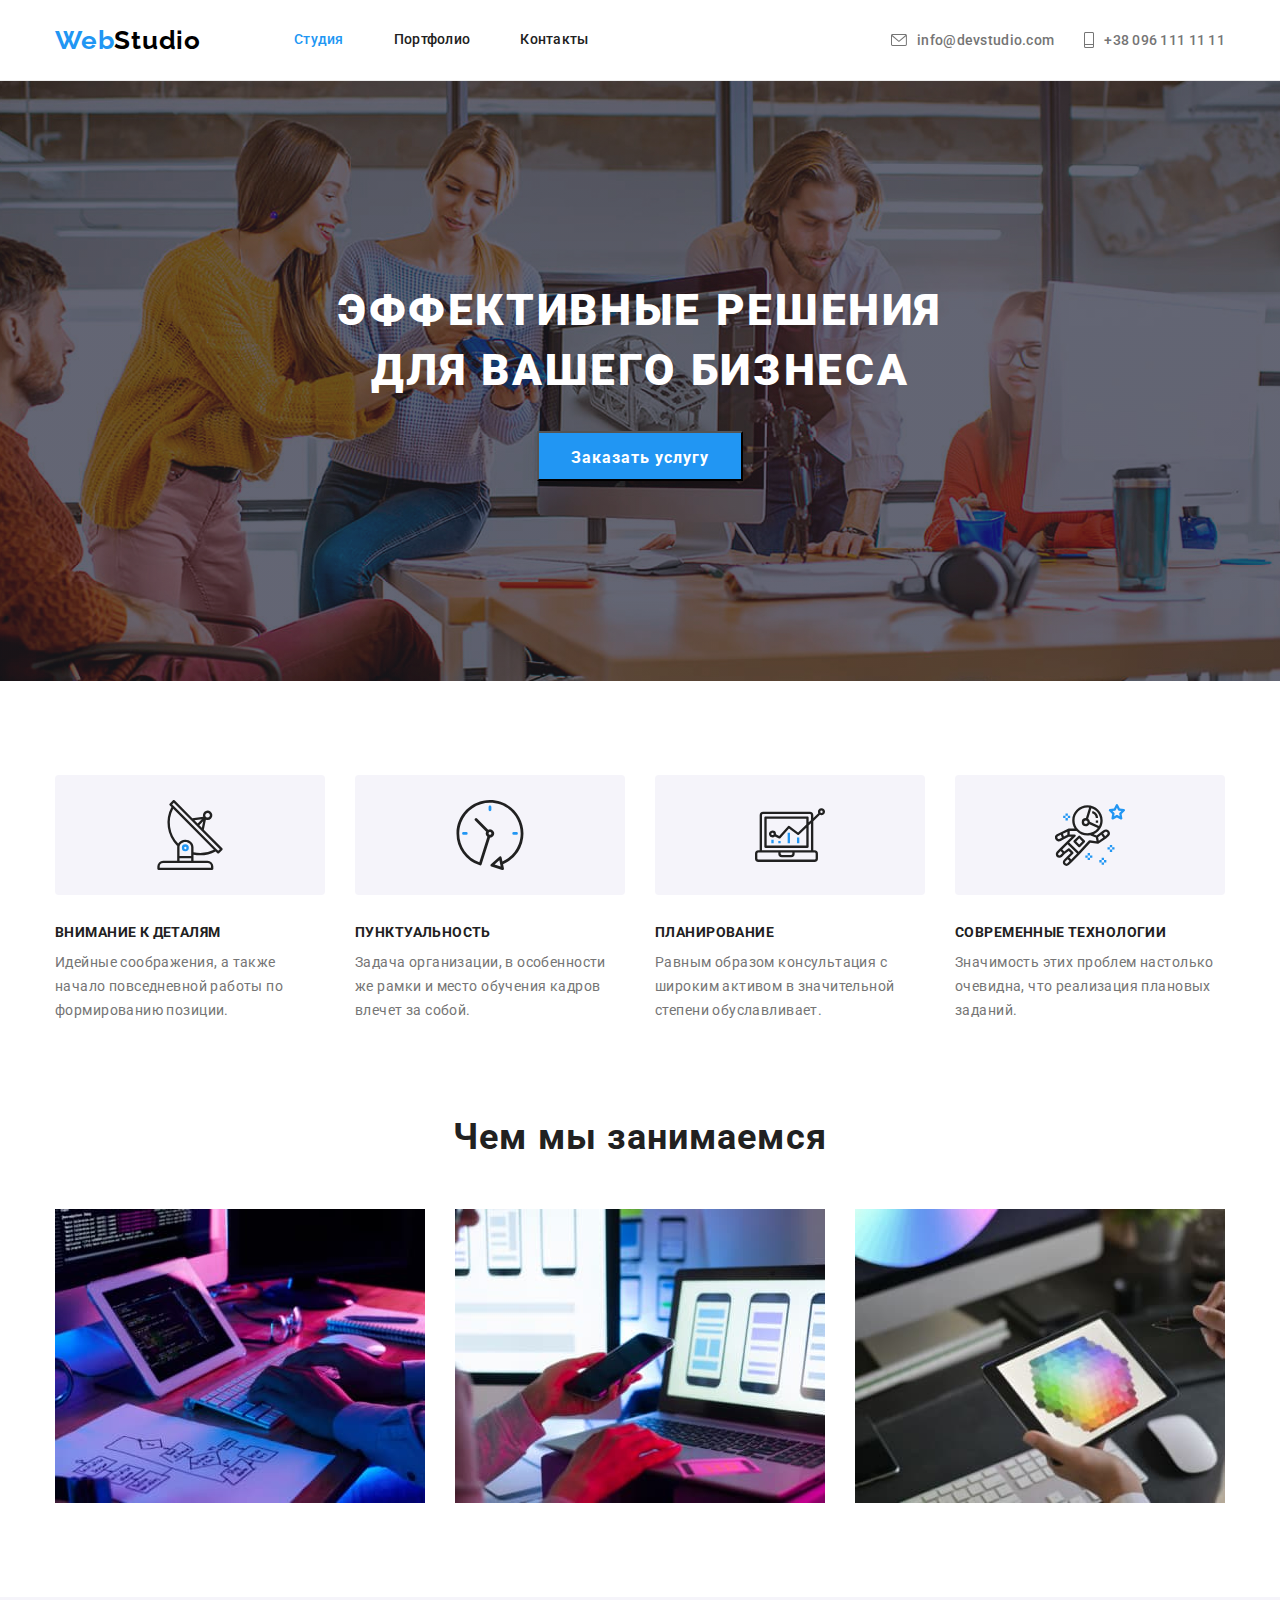
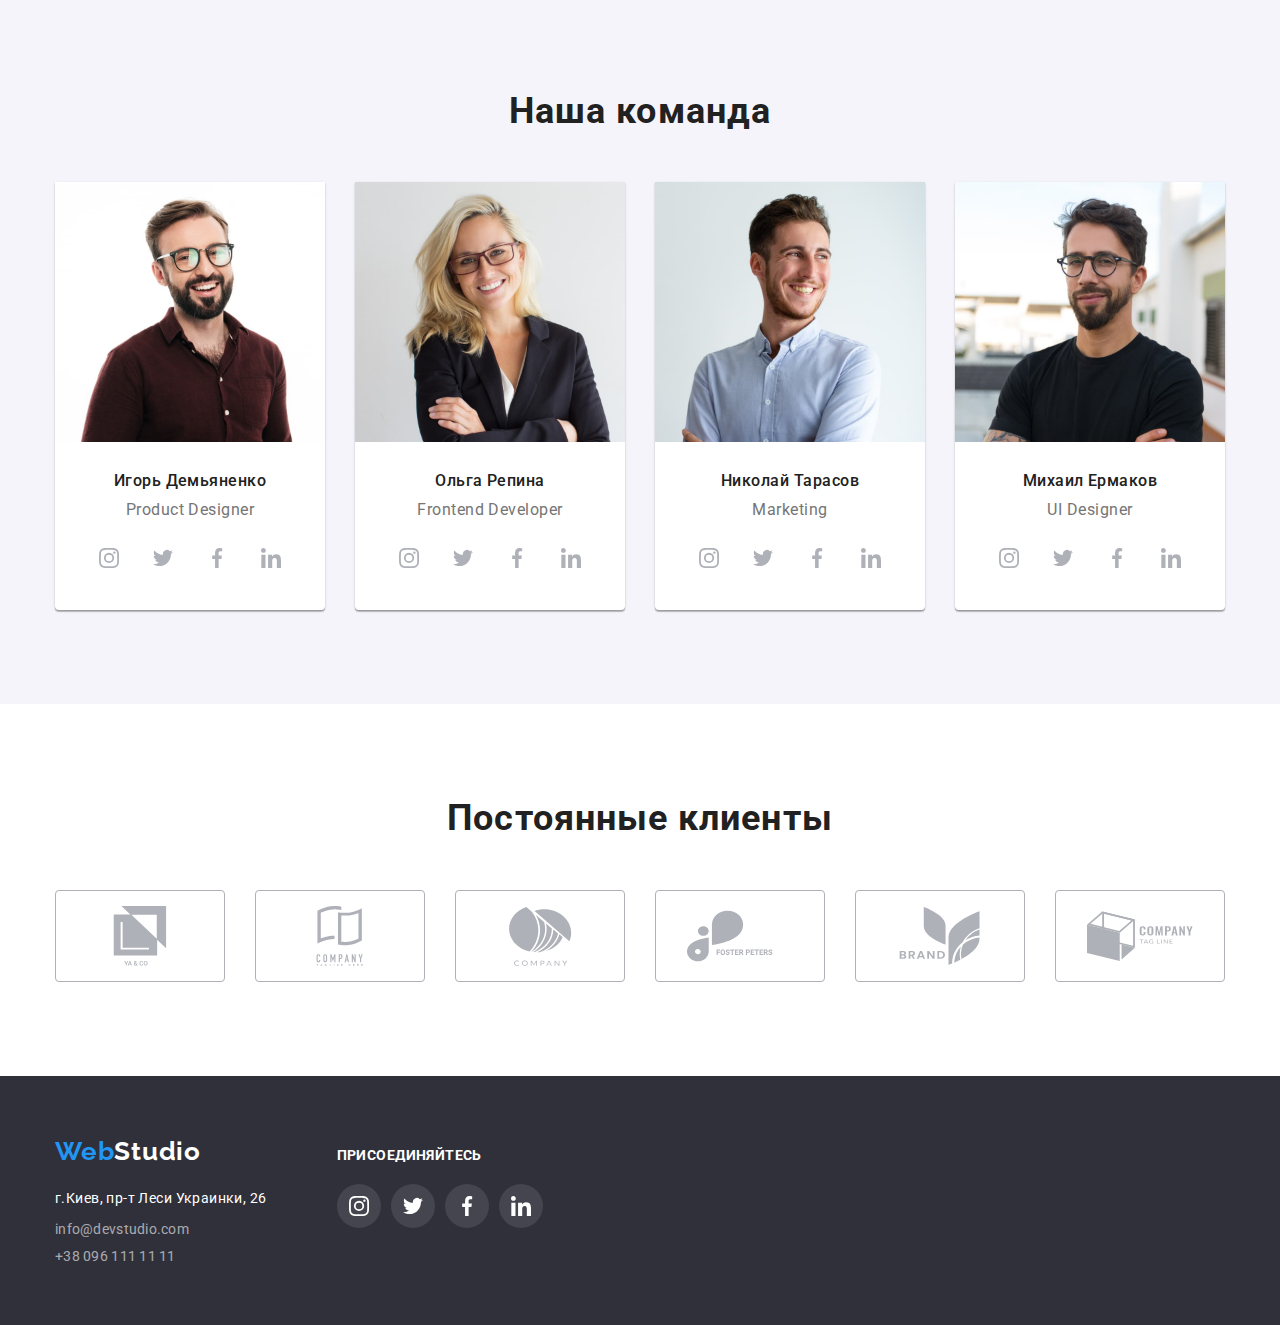
<file: index.html>
<!DOCTYPE html>
<html lang="ru">

<head>
  <meta charset="UTF-8" />
  <meta http-equiv="X-UA-Compatible" content="IE=edge" />
  <meta name="viewport" content="width=device-width, initial-scale=1.0" />
  <title>Веб студия</title>
  <link href="https://fonts.googleapis.com/css2?family=Raleway:wght@700&family=Roboto:wght@400;500;700;900&display=swap"
    rel="stylesheet" />
  <link rel="stylesheet"
    href="https://cdnjs.cloudflare.com/ajax/libs/modern-normalize/1.1.0/modern-normalize.min.css" />
  <link rel="stylesheet" href=" ./css/styles.css" />
</head>

<body>
  <!-- Шапка сайта -->
  <header class="header">
    <div class="container flex">
      <a lang="en" class="logo" href="./index.html"><span class="blue-logo">Web</span>Studio</a>
      <nav class="header-nav">
        <ul class="header-list list">
          <li class="header-list-item list">
            <a href="./index.html" class="header-link current">Студия</a>
          </li>
          <li class="header-list-item list">
            <a href="./portfolio.html" class="header-link">Портфолио</a>
          </li>
          <li class="header-list-item list">
            <a href="#" class="header-link">Контакты</a>
          </li>
        </ul>
      </nav>

      <ul class="contacts">
        <li class="contact-list-item">
          <a href="mailto:info@devstudio.com" class="contacts-list-link"><svg class="contacts-icon" width="16"
              height="12">
              <use href="./images/icons-cont.svg#icon-envelope"></use>
            </svg>info@devstudio.com</a>
        </li>

        <li class="contact-list-item">
          <a href="tel:+380961111111" class="contacts-list-link"><svg class="contacts-icon" width="10" height="16">
              <use href="./images/icons-cont.svg#icon-Vector"></use>
            </svg>+38 096 111 11 11</a>
        </li>
      </ul>
    </div>
  </header>

  <main>
    <!--Герой-->
    <section class="hero">
      <div class="hero-content">
        <h1 class="hero-title">Эффективные решения для вашего бизнеса</h1>
        <button type="button" class="header-btn">Заказать услугу</button>
      </div>
    </section>

    <!--Особенности-->
    <section class="page-sections">
      <div class="container">
        <h2 class="visually-hidden">Особенности студии</h2>

        <ul class="feauters-list list">
          <li class="feauter-item">
            <h3 class="feauter-sub-title">Внимание к деталям</h3>
            <p class="feauter-after-title">
              Идейные соображения, а также начало повседневной работы по формированию позиции.
            </p>
          </li>
          <li class="feauter-item">
            <h3 class="feauter-sub-title">Пунктуальность</h3>
            <p class="feauter-after-title">
              Задача организации, в особенности же рамки и место обучения кадров влечет за собой.
            </p>
          </li>
          <li class="feauter-item">
            <h3 class="feauter-sub-title">Планирование</h3>
            <p class="feauter-after-title">
              Равным образом консультация с широким активом в значительной степени обуславливает.
            </p>
          </li>
          <li class="feauter-item">
            <h3 class="feauter-sub-title">Современные технологии</h3>
            <p class="feauter-after-title">
              Значимость этих проблем настолько очевидна, что реализация плановых заданий.
            </p>
          </li>
        </ul>
      </div>
    </section>
    <!--Деятельность-->
    <section class="activity page-sections">
      <div class="container">
        <h2 class="activity-title">Чем мы занимаемся</h2>
        <ul class="activity-list list">
          <li class="activity-item">
            <img src="./images/about-img-1.jpeg" alt="Програмист работает за столом в офисе" width="370" height="294" />
          </li>
          <li>
            <img src="./images/about-img-2.jpeg" alt="Дизайнер разрабатывает приложение" width="370" height="294" />
          </li>

          <li>
            <img src="./images/about-img-3.jpeg" alt="Дизайнер выбирает цвет на планшете" width="370" height="294" />
          </li>
        </ul>
      </div>
    </section>

    <!--Команда-->
    <section class="team page-sections">
      <div class="container">
        <h2 class="team-title">Наша команда</h2>
        <ul class="team-list list">
          <li class="team-item">
            <img src="./images/igor-img-1.jpeg" alt="Игорь Демьяненко" width="270" height="260" />
            <div class="team-box">
              <h3 class="team-item-title">Игорь Демьяненко</h3>
              <p class="team-item-text" lang="en">Product Designer</p>
              <ul class="team-soc list">
                <li class="team-soc-item">
                  <a href="" class="team-soc-link link">
                    <svg class="team-soc-icon" width="20" height="20">
                      <use href="./images/icons.svg#icon-instagram"></use>
                    </svg>
                  </a>
                </li>
                <li class="team-soc-item">
                  <a href="" class="team-soc-link link">
                    <svg class="team-soc-icon" width="20" height="20">
                      <use href="./images/icons.svg#icon-twitter"></use>
                    </svg>
                  </a>
                </li>
                <li class="team-soc-item">
                  <a href="" class="team-soc-link link">
                    <svg class="team-soc-icon" width="20" height="20">
                      <use href="./images/icons.svg#icon-facebook"></use>
                    </svg>
                  </a>
                </li>
                <li class="team-soc-item">
                  <a href="" class="team-soc-link link">
                    <svg class="team-soc-icon" width="20" height="20">
                      <use href="./images/icons.svg#icon-linkedin"></use>
                    </svg>
                  </a>
                </li>
              </ul>
            </div>
          </li>
          <li class="team-item">
            <img src="./images/olga-img2.jpeg" alt="Ольга Репина" width="270" height="260" />
            <div class="team-box">
              <h3 class="team-item-title">Ольга Репина</h3>
              <p class="team-item-text" lang="en">Frontend Developer</p>
              <ul class="team-soc list">
                <li class="team-soc-item">
                  <a href="" class="team-soc-link link">
                    <svg class="team-soc-icon" width="20" height="20">
                      <use href="./images/icons.svg#icon-instagram"></use>
                    </svg>
                  </a>
                </li>
                <li class="team-soc-item">
                  <a href="" class="team-soc-link link">
                    <svg class="team-soc-icon" width="20" height="20">
                      <use href="./images/icons.svg#icon-twitter"></use>
                    </svg>
                  </a>
                </li>
                <li class="team-soc-item">
                  <a href="" class="team-soc-link link">
                    <svg class="team-soc-icon" width="20" height="20">
                      <use href="./images/icons.svg#icon-facebook"></use>
                    </svg>
                  </a>
                </li>
                <li class="team-soc-item">
                  <a href="" class="team-soc-link link">
                    <svg class="team-soc-icon" width="20" height="20">
                      <use href="./images/icons.svg#icon-linkedin"></use>
                    </svg>
                  </a>
                </li>
              </ul>
            </div>
          </li>
          <li class="team-item">
            <img src="./images/nikolay-img3.jpeg" alt="Николай Тарасов" width="270" height="260" />
            <div class="team-box">
              <h3 class="team-item-title">Николай Тарасов</h3>
              <p class="team-item-text" lang="en">Marketing</p>
              <ul class="team-soc list">
                <li class="team-soc-item">
                  <a href="" class="team-soc-link link">
                    <svg class="team-soc-icon" width="20" height="20">
                      <use href="./images/icons.svg#icon-instagram"></use>
                    </svg>
                  </a>
                </li>
                <li class="team-soc-item">
                  <a href="" class="team-soc-link link">
                    <svg class="team-soc-icon" width="20" height="20">
                      <use href="./images/icons.svg#icon-twitter"></use>
                    </svg>
                  </a>
                </li>
                <li class="team-soc-item">
                  <a href="" class="team-soc-link link">
                    <svg class="team-soc-icon" width="20" height="20">
                      <use href="./images/icons.svg#icon-facebook"></use>
                    </svg>
                  </a>
                </li>
                <li class="team-soc-item">
                  <a href="" class="team-soc-link link">
                    <svg class="team-soc-icon" width="20" height="20">
                      <use href="./images/icons.svg#icon-linkedin"></use>
                    </svg>
                  </a>
                </li>
              </ul>
            </div>
          </li>
          <li class="team-item">
            <img src="./images/mykhail-img4.jpeg" alt="Михаил Ермаков" width="270" height="260" />
            <div class="team-box">
              <h3 class="team-item-title">Михаил Ермаков</h3>
              <p class="team-item-text" lang="en">UI Designer</p>
              <ul class="team-soc list">
                <li class="team-soc-item">
                  <a href="" class="team-soc-link link">
                    <svg class="team-soc-icon" width="20" height="20">
                      <use href="./images/icons.svg#icon-instagram"></use>
                    </svg>
                  </a>
                </li>
                <li class="team-soc-item">
                  <a href="" class="team-soc-link link">
                    <svg class="team-soc-icon" width="20" height="20">
                      <use href="./images/icons.svg#icon-twitter"></use>
                    </svg>
                  </a>
                </li>
                <li class="team-soc-item">
                  <a href="" class="team-soc-link link">
                    <svg class="team-soc-icon" width="20" height="20">
                      <use href="./images/icons.svg#icon-facebook"></use>
                    </svg>
                  </a>
                </li>
                <li class="team-soc-item">
                  <a href="" class="team-soc-link link">
                    <svg class="team-soc-icon" width="20" height="20">
                      <use href="./images/icons.svg#icon-linkedin"></use>
                    </svg>
                  </a>
                </li>
              </ul>
            </div>
          </li>
        </ul>
      </div>
    </section>
    <section class="regular-clients">
      <div class="container">
        <h2 class="regular-clients-title">Постоянные клиенты</h2>
        <ul class="regular-clients-list list">
          <li class="regular-clients-item">
            <a href="" class="regular-clients-link link">
              <svg class="regular-clients-icon" width="106" height="60">
                <use href="./images/logo-defs.svg#icon-Logo1"></use>
              </svg>
            </a>
          </li>
          <li class="regular-clients-item">
            <a href="" class="regular-clients-link link">
              <svg class="regular-clients-icon" width="106" height="60">
                <use href="./images/logo-defs.svg#icon-Logo2"></use>
              </svg>
            </a>
          </li>
          <li class="regular-clients-item">
            <a href="" class="regular-clients-link link">
              <svg class="regular-clients-icon" width="106" height="60">
                <use href="./images/logo-defs.svg#icon-Logo3"></use>
              </svg></a>
          </li>
          <li class="regular-clients-item">
            <a href="" class="regular-clients-link link">
              <svg class="regular-clients-icon" width="106" height="60">
                <use href="./images/logo-defs.svg#icon-Logo4"></use>
              </svg>
            </a>
          </li>
          <li class="regular-clients-item">
            <a href="" class="regular-clients-link link">
              <svg class="regular-clients-icon" width="106" height="60">
                <use href="./images/logo-defs.svg#icon-Logo5"></use>
              </svg>
            </a>
          </li>
          <li class="regular-clients-item">
            <a href="" class="regular-clients-link link">
              <svg class="regular-clients-icon" width="106" height="60">
                <use href="./images/logo-defs.svg#icon-Logo6"></use>
              </svg>
            </a>
          </li>
        </ul>
      </div>
    </section>
  </main>

  <!----- Логотип ---------->
  <footer class="footer">
    <div class="container">
      <div class="footer-contacts">
        <a class="footer-logo" href="./index.html" lang="en">Web<span class="logo-text">Studio</span></a>
        <!-------Адрес------>
        <address class="address">
          <ul class="contact-list list">
            <li class="footer-address">
              <a class="address-link" href="https://goo.gl/maps/TaNnJPtCBs2FAHwr9" target="_blank"
                rel="noopener nofolow noreferrer">г.Киев, пр-т Леси Украинки, 26</a>
            </li>
            <li class="footer-item">
              <a href="mailto:info@devstudio.com" class="footer-mail link">info@devstudio.com</a>
            </li>
            <li class="footer-item">
              <a href="tel:+380961111111" class="footer-tel link">+38 096 111 11 11</a>
            </li>
          </ul>
        </address>
      </div>
      <div class="join-us">
        <p class="join-us-title">ПРИСОЕДИНЯЙТЕСЬ</p>
        <ul class="join-us-list list">
          <li class="join-us-item">
            <a href="" class="join-us-link link">
              <svg class="join-us-icon" width="20" height="20">
                <use href="./images/icons.svg#icon-instagram"></use>
              </svg>
            </a>
          </li>
          <li class="join-us-item">
            <a href="" class="join-us-link link">
              <svg class="join-us-icon" width="20" height="20">
                <use href="./images/icons.svg#icon-twitter"></use>
              </svg>
            </a>
          </li>
          <li class="join-us-item">
            <a href="" class="join-us-link link">
              <svg class="join-us-icon" width="20" height="20">
                <use href="./images/icons.svg#icon-facebook"></use>
              </svg>
            </a>
          </li>
          <li class="join-us-item">
            <a href="" class="join-us-link link">
              <svg class="join-us-icon" width="20" height="20">
                <use href="./images/icons.svg#icon-linkedin"></use>
              </svg>
            </a>
          </li>
        </ul>
      </div>
    </div>
  </footer>
</body>

</html>
</file>
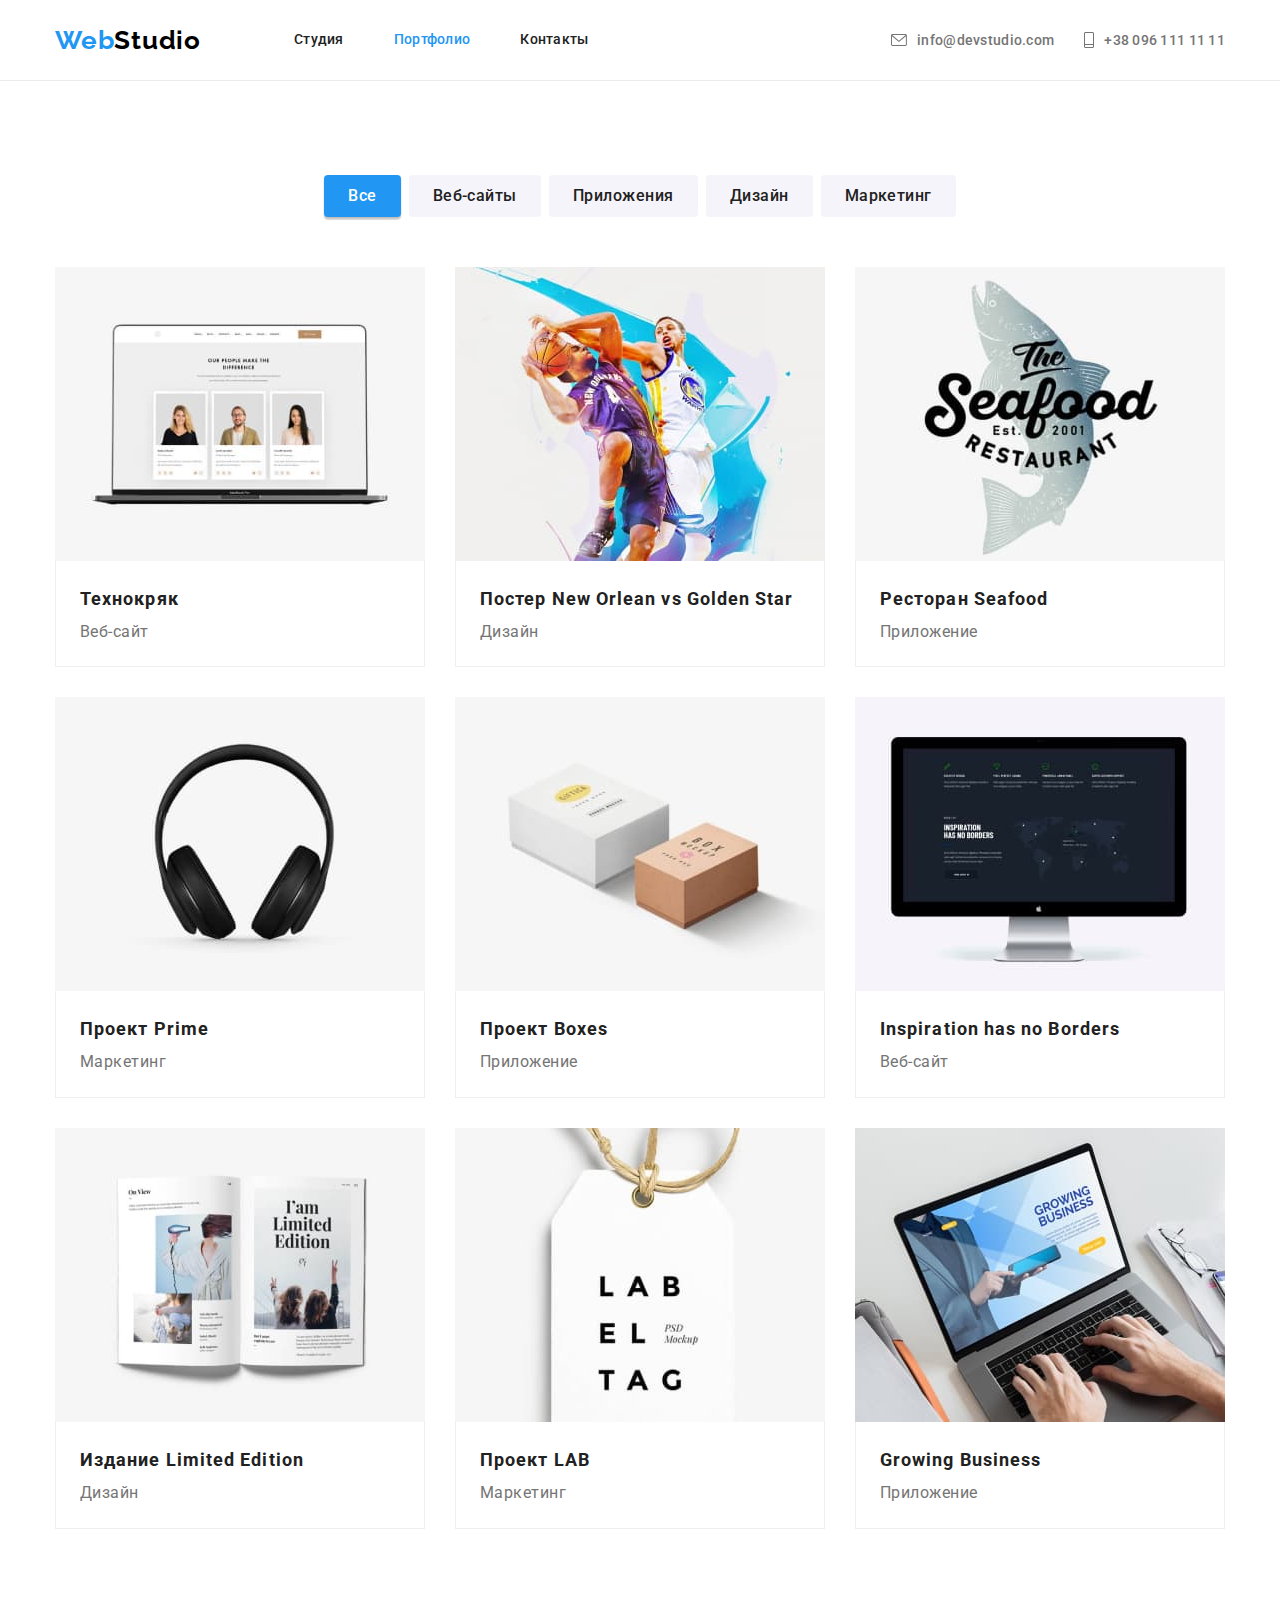
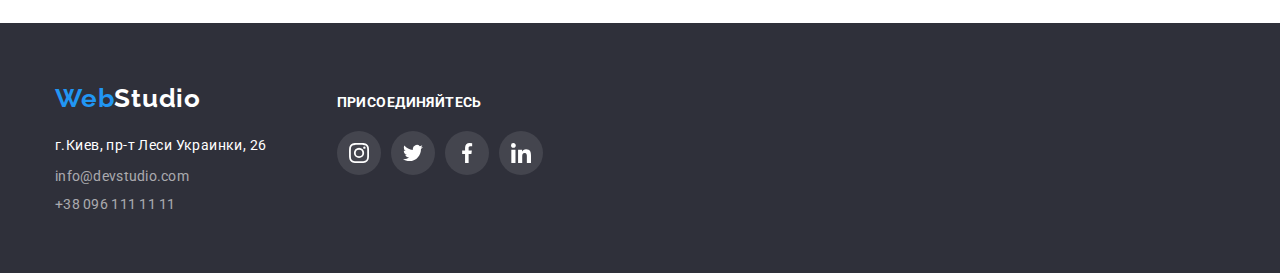
<file: portfolio.html>
<!DOCTYPE html>
<html lang="ru">

<head>
  <meta charset="UTF-8" />
  <meta http-equiv="X-UA-Compatible" content="IE=edge" />
  <meta name="viewport" content="width=device-width, initial-scale=1.0" />

  <link rel="preconnect" href="http://fonts.googleapis.com" />
  <link rel="preconnect" href="http://fonts.gstatic.com" crossorigin />

  <link href="https://fonts.googleapis.com/css2?family=Raleway:wght@700&family=Roboto:wght@400;500;700;900&display=swap"
    rel="stylesheet" />
  <link rel="stylesheet"
    href="https://cdnjs.cloudflare.com/ajax/libs/modern-normalize/1.1.0/modern-normalize.min.css" />
  <link rel="stylesheet" href=" ./css/styles.css" />

  <title>Портфолио</title>
</head>

<body>
  <!----------Header------------>
  <header class="header">
    <div class="container flex">
      <a lang="en" class="logo" href="./index.html"><span class="blue-logo">Web</span>Studio</a>
      <nav class="header-nav">
        <ul class="header-list list">
          <li class="header-list-item list">
            <a href="./index.html" class="header-link">Студия</a>
          </li>
          <li class="header-list-item">
            <a href="./portfolio.html" class="header-link current">Портфолио</a>
          </li>
          <li class="header-list-item list">
            <a href="#" class="header-link">Контакты</a>
          </li>
        </ul>
      </nav>

      <ul class="contacts">
        <li class="contact-list-item">
          <a href="mailto:info@devstudio.com" class="contacts-list-link"><svg class="contacts-icon" width="16"
              height="12">
              <use href="./images/icons-cont.svg#icon-envelope"></use>
            </svg>info@devstudio.com</a>
        </li>

        <li class="contact-list-item">
          <a href="tel:+380961111111" class="contacts-list-link"><svg class="contacts-icon" width="10" height="16">
              <use href="./images/icons-cont.svg#icon-Vector"></use>
            </svg>+38 096 111 11 11</a>
        </li>
      </ul>
    </div>
  </header>
  <!----------Main--------->
  <main>
    <!---------Кнопки фильтры------------->
    <section class="page-sections">
      <div class="container">
        <h1 class="visually-hidden">Портфолио</h1>
        <ul class="btn-list list">
          <li class="btn-item">
            <button type="button" class="portfolio-btn primary">Все</button>
          </li>
          <li class="btn-item"><button type="button" class="portfolio-btn">Веб-сайты</button></li>
          <li class="btn-item">
            <button type="button" class="portfolio-btn">Приложения</button>
          </li>
          <li class="btn-item"><button type="button" class="portfolio-btn">Дизайн</button></li>
          <li class="btn-item"><button type="button" class="portfolio-btn">Маркетинг</button></li>
        </ul>

        <!---------  Портфолио ------------>

        <ul class="portfolio-list list">
          <!--------- проект 1  ---------->
          <li class="portfolio-item">
            <a href="" class="portfolio-icon link">

              <img src="./images/img-techno.jpeg" alt="employees" width="370" height="294" />

              <div class="portfolio-box">
                <h2 class="portfolio-title">Технокряк</h2>
                <p id="website" class="portfolio-type">Веб-сайт</p>
              </div>
            </a>
          </li>
          <!-------- проект 2 ----------->
          <li class="portfolio-item">
            <a href="" class="portfolio-icon link">
              <img src="./images/img-poster.jpeg" alt="basketball" width="370" height="294" />
              <div class="portfolio-box">
                <h2 class="portfolio-title">
                  Постер <span lang="en">New Orlean vs Golden Star</span>
                </h2>
                <p class="portfolio-type">Дизайн</p>
              </div>
            </a>
          </li>
          <!---------- проект 3 ----------->
          <li class="portfolio-item">
            <a href="" class="portfolio-icon link">
              <img src="./images/img-seafood.jpeg" alt="restaurant seafood" width="370" height="294" />
              <div class="portfolio-box">
                <h2 class="portfolio-title">Ресторан <span lang="en">Seafood</span></h2>
                <p class="portfolio-type">Приложение</p>
              </div>
            </a>
          </li>
          <!---------- проект 4  ----------->
          <li class="portfolio-item">
            <a href="" class="portfolio-icon link">
              <img src="./images/img-prime.jpeg" alt="headphone" width="370" height="294" />
              <div class="portfolio-box">
                <h2 class="portfolio-title">Проект <span lang="en">Prime</span></h2>
                <p class="portfolio-type">Маркетинг</p>
              </div>
            </a>
          </li>
          <!----------  проект 5  ----------->
          <li class="portfolio-item">
            <a href="" class="portfolio-icon link">
              <img src="./images/img-boxes.jpeg" alt="boxes" width="370" height="294" />
              <div class="portfolio-box">
                <h2 class="portfolio-title">Проект <span lang="en">Boxes</span></h2>
                <p class="portfolio-type">Приложение</p>
              </div>
            </a>
          </li>
          <!----------  проект 6   ----------->
          <li class="portfolio-item">
            <a href="" class="portfolio-icon link">
              <img src="./images/img-borders.jpeg" alt="mac monitor" width="370" height="294" />
              <div class="portfolio-box">
                <h2 class="portfolio-title">Inspiration has no Borders</h2>
                <p class="portfolio-type">Веб-сайт</p>
              </div>
            </a>
          </li>
          <!---------- проект 7 ----------->
          <li class="portfolio-item">
            <a href="" class="portfolio-icon link">
              <img src="./images/img-Limited.jpeg" alt="magazine" width="370" height="294" />
              <div class="portfolio-box">
                <h2 class="portfolio-title">Издание <span lang="en">Limited Edition</span></h2>
                <p class="portfolio-type">Дизайн</p>
              </div>
            </a>
          </li>
          <!----------  проект 8 ----------->
          <li class="portfolio-item">
            <a href="" class="portfolio-icon link">
              <img src="./images/img-lab.jpeg" alt="label" width="370" height="294" />
              <div class="portfolio-box">
                <h2 class="portfolio-title">Проект <span lang="en">LAB</span></h2>
                <p class="portfolio-type">Маркетинг</p>
              </div>
            </a>
          </li>
          <!----------  проект 9 ----------->
          <li class="portfolio-item">
            <a href="" class="portfolio-icon link">
              <img src="./images/img-busines.jpeg" alt="arms on the laptop" width="370" height="294" />
              <div class="portfolio-box">
                <h2 class="portfolio-title">Growing Business</h2>
                <p class="portfolio-type">Приложение</p>
              </div>
            </a>
          </li>
        </ul>
      </div>
    </section>
  </main>
  <!----- Футер ------->
  <footer class="footer">
    <div class="container">
      <div class="footer-contacts">
        <a class="footer-logo" href="./index.html" lang="en">Web<span class="logo-text">Studio</span></a>
        <!-------Адрес------>
        <address class="address">
          <ul class="contact-list list">
            <li class="footer-address">
              <a class="address-link" href="https://goo.gl/maps/TaNnJPtCBs2FAHwr9" target="_blank"
                rel="noopener nofolow noreferrer">г.Киев, пр-т Леси Украинки, 26</a>
            </li>
            <li class="footer-item">
              <a href="mailto:info@devstudio.com" class="footer-mail link">info@devstudio.com</a>
            </li>
            <li class="footer-item">
              <a href="tel:+380961111111" class="footer-tel link">+38 096 111 11 11</a>
            </li>
          </ul>
        </address>
      </div>
      <div class="join-us">
        <p class="join-us-title">ПРИСОЕДИНЯЙТЕСЬ</p>
        <ul class="join-us-list list">
          <li class="join-us-item">
            <a href="" class="join-us-link link">
              <svg class="join-us-icon" width="20" height="20">
                <use href="./images/icons.svg#icon-instagram"></use>
              </svg>
            </a>
          </li>
          <li class="join-us-item">
            <a href="" class="join-us-link link">
              <svg class="join-us-icon" width="20" height="20">
                <use href="./images/icons.svg#icon-twitter"></use>
              </svg>
            </a>
          </li>
          <li class="join-us-item">
            <a href="" class="join-us-link link">
              <svg class="join-us-icon" width="20" height="20">
                <use href="./images/icons.svg#icon-facebook"></use>
              </svg>
            </a>
          </li>
          <li class="join-us-item">
            <a href="" class="join-us-link link">
              <svg class="join-us-icon" width="20" height="20">
                <use href="./images/icons.svg#icon-linkedin"></use>
              </svg>
            </a>
          </li>
        </ul>
      </div>
    </div>
  </footer>
</body>

</html>
</file>
<file: css/styles.css>
:root {
  /*------------Цвет шрифта----------------*/
  --primary-text-color: #757575;
  --black-text-color: #000000;
  --secondary-text-color: rgba(255, 255, 255, 0.6);
  --select-color: #2196f3;
  --title-text-color: #212121;
  --white-text-color: rgba(255, 255, 255, 1);
  --accent-color: #188ce8;

  /*----- Цвет фона, кнопок------*/
  --header-border-line: #ececec;
  --primary-bgc: rgba(255, 255, 255, 1);
  --secondary-bgc: #2f303a;
  --background-btn: #f5f4fa;
  --feauters-bgc: #f5f5f5;
  --background-project-list: #eeeeee;
  --background-team: #f5f4fa;
  --icon-color: #afb1b8;
  --color-gradient: rgba(47, 48, 58, 0.4);
  --white-bgc: #ffffff;
}

body {
  font-family: 'Roboto', sans-serif;
}
ul {
  list-style: none;
  margin: 0;
  padding: 0;
}
h1,
h2,
h3,
h4,
h5,
h6,
p {
  margin: 0;
}
img {
  display: block;
  max-width: 100%;
  height: auto;
}
.list {
  list-style: none;
}
.section {
  padding-top: 94px;
  padding-bottom: 94px;
}
/*-----------------HEADER-------------*/
.container {
  width: 1200px;
  padding-left: 15px;
  padding-right: 15px;

  margin-left: auto;
  margin-right: auto;
}
.flex {
  display: flex;
}

.header {
  display: flex;
  align-items: center;
  border-bottom: 1px solid var(--header-border-line);
}
.header > .container {
  display: flex;
  align-items: center;
}

.logo {
  padding: 24px 0;
  font-family: 'Raleway';
  font-weight: 700;
  font-size: 26px;
  line-height: 1.19;
  letter-spacing: 0.03em;
  text-decoration: none;
  color: var(--black-text-color);
}

.header-nav {
  display: flex;
  margin-left: 93px;

  align-items: center;
  margin-right: auto;
}

.header-list {
  display: flex;
}

.blue-logo {
  color: var(--select-color);
}

.header-link.current {
  color: var(--select-color);
  text-decoration: none;
}

.header-link {
  display: block;
  padding: 32px 0;

  font-weight: 500;
  font-size: 14px;
  line-height: 1.14;
  letter-spacing: 0.02em;
  text-decoration: none;
  color: var(--title-text-color);
}

.header-link:hover,
.header-link:focus,
.contacts-list-link:hover,
.contacts-list-link:focus {
  color: var(--select-color);
}

.contacts {
  display: flex;
  gap: 30px;
  margin-left: auto;
}
.header-list-item:not(:last-child) {
  margin-right: 50px;
}
.contacts-list-link {
  display: flex;
  padding: 32px 0;
  align-items: center;
  font-weight: 500;
  font-size: 14px;
  line-height: 16px;
  letter-spacing: 0.02em;
  text-decoration: none;
  color: var(--primary-text-color);
}
.contacts-icon {
  display: inline-block;
  margin-right: 10px;
  fill: currentColor;
}

/*---------------------------HERO-------------------*/

.hero {
  max-width: 1600px;
  height: 600px;
  background: var(--secondary-bgc);
  padding: 200px 0;
  margin-left: auto;
  margin-right: auto;

  text-align: center;

  background-image: linear-gradient(var(--color-gradient), var(--color-gradient)),
    url(../images/hero-st.jpeg);
  background-repeat: no-repeat;
  background-position: center;
  background-size: cover;
}

.hero-title {
  width: 696px;
  margin-top: 0;
  margin-right: auto;
  margin-left: auto;
  margin-bottom: 30px;

  font-weight: 900;
  font-size: 44px;
  line-height: 1.36;
  letter-spacing: 0.06em;
  text-transform: uppercase;
  color: var(--white-text-color);
}
.header-btn {
  padding: 10px 32px;
  margin: 0 auto;
  display: block;

  font-family: inherit;
  font-weight: 700;
  font-size: 16px;
  line-height: 1.87;
  letter-spacing: 0.06em;
  cursor: pointer;
  color: var(--white-text-color);
  background: var(--select-color);
  box-sizing: border-box;
  min-width: 200px;
  height: 50px;
  box-shadow: 0px 4px 4px rgba(0, 0, 0, 0.15);
}
.header-btn:hover,
.header-btn:focus {
  background-color: var(--accent-color);
}

/*------- Портфолио -------*/
.page-sections {
  padding-top: 94px;
}
.btn-list {
  display: flex;
  gap: 8px;
  margin-bottom: 50px;
  justify-content: center;
}

.portfolio-btn {
  padding: 6px 22px;
  border-radius: 4px;
  border-color: transparent;

  color: var(--title-text-color);
  background-color: var(--background-btn);
  font-family: inherit;
  font-weight: 500;
  font-size: 16px;
  line-height: 1.6;
  letter-spacing: 0.03em;

  cursor: pointer;
}

.portfolio-btn:hover,
.portfolio-btn:focus {
  color: var(--white-text-color);
  background: var(--select-color);
  box-shadow: 0px 3px 1px rgba(0, 0, 0, 0.1), 0px 1px 2px rgba(0, 0, 0, 0.08),
    0px 2px 2px rgba(0, 0, 0, 0.12);
}
.primary {
  background: var(--select-color);
  color: var(--white-text-color);
  box-shadow: 0px 3px 1px rgba(0, 0, 0, 0.1), 0px 1px 2px rgba(0, 0, 0, 0.08),
    0px 2px 2px rgba(0, 0, 0, 0.12);
  border-radius: 4px;
}
.portfolio-list {
  display: flex;
  flex-wrap: wrap;
  gap: 30px;
  row-gap: 30px;

  background: var(--primary-bgc);
}
.portfolio-item {
  flex-basis: calc((100% - 2 * 30px) / 3);
}
.portfolio-box {
  padding: 20px 24px;
  border: 1px solid var(--background-project-list);
  border-top: 0;
}
.portfolio-title {
  font-weight: 700;
  font-size: 18px;
  line-height: 2;
  letter-spacing: 0.06em;

  color: var(--title-text-color);
}

.portfolio-type {
  font-size: 16px;
  line-height: 1.87;
  letter-spacing: 0.03em;

  color: var(--primary-text-color);
}

/*-----------------------FEAUTERS----------------*/

.feauters {
  padding-top: 0;
  background: var(--feauters-bgc);
}
.page-sections {
  padding: 94px 0;
}

.feauters-list {
  display: flex;
  align-items: center;
  gap: 30px;
}

.feauter-item {
  flex-basis: calc((100% - 3 * 30px) / 4);
}

.feauter-item::before {
  display: block;
  content: '';

  height: 120px;
  margin-bottom: 30px;

  background-image: url(../images/antenna\ .svg);
  background-size: 70px;
  background-repeat: no-repeat;
  background-position: center;
  background-color: var(--background-team);
  border-radius: 4px;
}
.feauter-item:nth-child(2)::before {
  background-image: url(../images/clock.svg);
}
.feauter-item:nth-child(3)::before {
  background-image: url(../images/diagram.svg);
}
.feauter-item:nth-child(4)::before {
  background-image: url(../images/astronaut.svg);
}

.visually-hidden {
  position: absolute;
  white-space: nowrap;
  height: 1px;
  overflow: hidden;
  border: 0;
  padding: 0;
  clip: rect(0 0 0 0);
  clip-path: inset(50%);
  margin: -1px;
}
.feauter-sub-title {
  margin-bottom: 10px;
  font-weight: 700;

  font-size: 14px;
  line-height: 1.14;
  letter-spacing: 0.03em;
  text-transform: uppercase;
  color: var(--title-text-color);
}
.feauter-after-title {
  margin-top: 0;
  margin-bottom: 0;

  font-size: 14px;
  line-height: 1.71;
  letter-spacing: 0.03em;
  color: var(--primary-text-color);
}
/*-----------------------ACTIVITY----------------*/
.activity {
  padding-top: 0;
}
.activity .page-section {
  padding-top: 0;
}
.activity-list {
  display: flex;
  gap: 30px;
}

.activity-title {
  text-align: center;

  margin-bottom: 50px;

  font-weight: 700;
  font-size: 36px;
  line-height: 1.16;
  letter-spacing: 0.03em;
  color: var(--title-text-color);
}

/*------------------------TEAM---------------------*/
.team .page-sections {
  padding-top: 94px;
  padding-bottom: 94px;
}

.team {
  background: var(--background-team);
}
.team-title {
  text-align: center;
  margin-bottom: 50px;

  font-weight: 700;
  font-size: 36px;
  line-height: 1.16;
  letter-spacing: 0.03em;
  color: var(--title-text-color);
}
.team-list {
  display: flex;
  gap: 30px;
}
.team-box {
  padding: 30px 32px;

  text-align: center;
}
.team-item {
  background: var(--white-bgc);
  box-shadow: 0px 1px 3px rgba(0, 0, 0, 0.12), 0px 1px 1px rgba(0, 0, 0, 0.14),
    0px 2px 1px rgba(0, 0, 0, 0.2);
  border-radius: 0px 0px 4px 4px;
}
.team-item-title {
  margin-bottom: 10px;

  font-weight: 500;
  font-size: 16px;
  line-height: 1.18;
  letter-spacing: 0.03em;
  color: var(--title-text-color);
}
.team-item-text {
  font-size: 16px;
  line-height: 1.18;
  letter-spacing: 0.03em;
  color: var(--primary-text-color);
  margin-bottom: 16px;
}

.team-soc {
  display: flex;
  justify-content: center;
  gap: 10px;
}
.team-soc-icon {
  fill: var(--icon-color);
}
.team-soc-link {
  width: 44px;
  height: 44px;
  border-radius: 50%;

  display: flex;
  align-items: center;
  justify-content: center;
}

.team-soc-link:hover,
.team-soc-link:focus {
  background-color: var(--select-color);
}
.team-soc-link:hover .team-soc-icon,
.team-soc-link:focus .team-soc-icon {
  fill: var(--white-bgc);
}

.regular-clients {
  padding: 94px 0;
}

.regular-clients-title {
  font-weight: 700;
  font-size: 36px;
  line-height: 1.16;
  text-align: center;
  letter-spacing: 0.03em;
  color: var(--title-text-color);
  margin-bottom: 50px;
}

.regular-clients-list {
  display: flex;
  gap: 30px;
}

.regular-clients-link {
  box-sizing: border-box;
  border: 1px solid var(--icon-color);
  border-radius: 4px;
  width: 170px;
  height: 92px;
  outline: transparent;
  display: flex;
  align-items: center;
  justify-content: center;
}

.regular-clients-icon {
  display: inline-flex;
  fill: var(--icon-color);
}
.regular-clients-link:hover .regular-clients-icon,
.regular-clients-link:focus .regular-clients-icon {
  fill: var(--select-color);
}
.regular-clients-link:hover,
.regular-clients-link:focus {
  fill: var(--select-color);
  border: 1px solid var(--select-color);
}

/*-----------------------FOOTER--------------------*/
.footer {
  padding: 60px 0;
  background-color: var(--secondary-bgc);
}

.logo-text {
  color: var(--white-text-color);
}
.footer-logo {
  display: block;

  margin-bottom: 20px;

  font-family: 'Raleway';
  font-style: normal;
  font-weight: 700;
  font-size: 26px;
  line-height: 1.19;
  letter-spacing: 0.03em;
  color: var(--select-color);
  text-decoration: none;
}
.footer-item {
  margin-bottom: 9px;
}
.footer-item:last-child {
  margin-bottom: 0;
}

.footer-address {
  margin-bottom: 9px;
  font-weight: 400;
  font-size: 14px;
  line-height: 1.71;
  letter-spacing: 0.03em;

  font-style: normal;
  color: var(--white-text-color);
  text-decoration: none;
}
.address-link {
  text-decoration: none;
  color: inherit;
}
.address-link:hover,
.address-link:focus {
  color: var(--select-color);
}

.contact-list {
  display: block;
}

.footer-mail {
  margin-bottom: 9px;
  font-style: normal;
  font-size: 14px;
  line-height: 1.14;
  letter-spacing: 0.02em;

  color: var(--secondary-text-color);
  text-decoration: none;
}
.footer-tel {
  font-style: normal;
  font-size: 14px;
  line-height: 1.14;
  letter-spacing: 0.02em;

  color: var(--secondary-text-color);
  text-decoration: none;
}

.contact-list .link:hover,
.contact-list .link:focus {
  color: var(--select-color);
}
.footer .container {
  display: flex;
  align-items: baseline;
}
.footer-contacts {
  margin-right: 70px;
}

.join-us-title {
  display: flex;
  margin-bottom: 20px;
  font-weight: 700;
  font-size: 14px;
  line-height: 1.14;
  letter-spacing: 0.03em;
  text-transform: uppercase;
  color: var(--white-bgc);
}

.join-us-list {
  display: flex;
  gap: 10px;
}

.join-us-link {
  border-radius: 50%;
  background-color: rgba(255, 255, 255, 0.1);
  width: 44px;
  height: 44px;
  display: flex;
  align-items: center;
  justify-content: center;
}

.join-us-icon {
  fill: var(--white-bgc);
}

.join-us-link:hover,
.join-us-link:focus {
  background-color: var(--select-color);
}

.portfolio-icon {
  display: block;
  text-decoration: none;
}

.portfolio-icon:hover,
.portfolio-icon:focus {
  display: block;
  box-shadow: 0px 1px 1px rgba(0, 0, 0, 0.12), 0px 4px 4px rgba(0, 0, 0, 0.06),
    1px 4px 6px rgba(0, 0, 0, 0.16);
}
</file>
